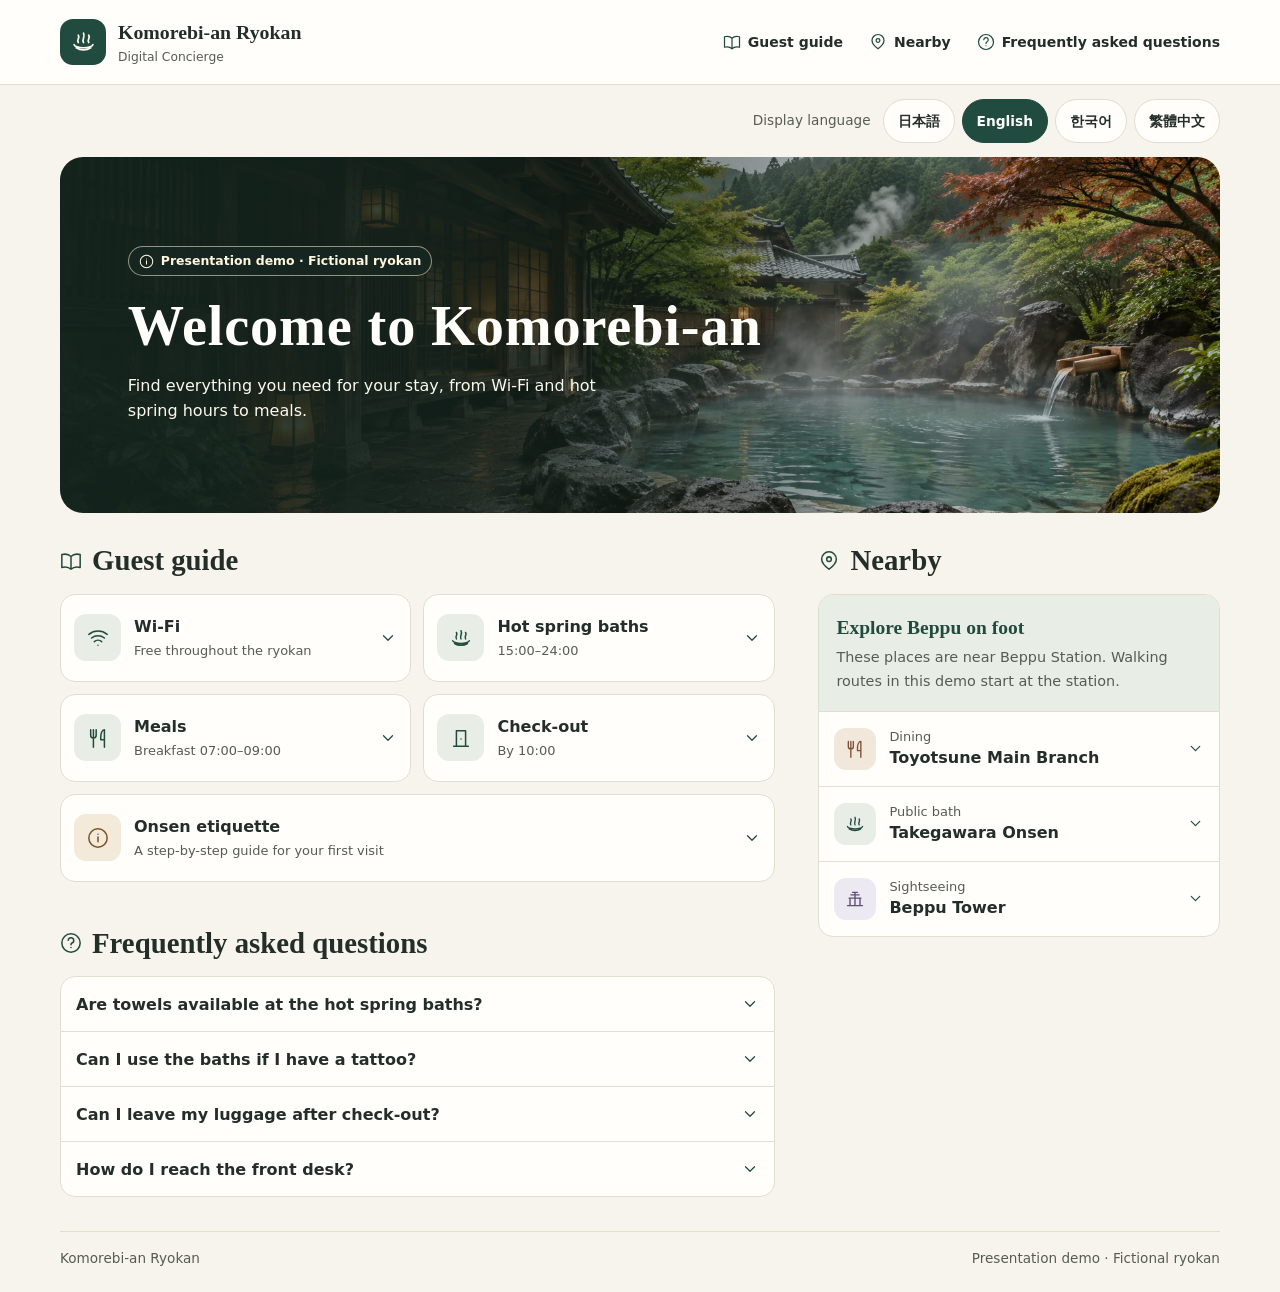
<file: index.html>
<!DOCTYPE html><html lang="en"><head><meta charSet="utf-8"/><meta name="viewport" content="width=device-width, initial-scale=1"/><link rel="stylesheet" href="/_next/static/chunks/2cc2r88wse-5q.css" data-precedence="next"/><link rel="preload" as="script" fetchPriority="low" href="/_next/static/chunks/2rx23uj8a8r31.js"/><script src="/_next/static/chunks/2txuw8zpnqmmf.js" async=""></script><script src="/_next/static/chunks/0hrkk9gi3xtdt.js" async=""></script><script src="/_next/static/chunks/turbopack-2u1d16houkiyo.js" async=""></script><script src="/_next/static/chunks/3rpe0h5h1bdvn.js" async=""></script><script src="/_next/static/chunks/02z36hmsv0c0x.js" async=""></script><title>Komorebi-an Ryokan | Digital Concierge</title><meta name="description" content="A multilingual guest guide demo for a fictional ryokan in Beppu."/><meta name="robots" content="noindex, nofollow"/><script src="/_next/static/chunks/0cz1d0mv5g_q7.js" noModule=""></script></head><body><div hidden=""><!--$--><!--/$--></div><header class="site-header"><div class="container header-content"><a href="#top" class="brand"><span class="brand-mark"><svg width="25" height="25" viewBox="0 0 24 24" fill="none" stroke="currentColor" stroke-width="1.65" stroke-linecap="round" stroke-linejoin="round" aria-hidden="true"><path d="M5 18c2.3 1.5 4.3 2 7 2s4.7-.5 7-2M3 15c0 1.3 4 3 9 3s9-1.7 9-3M7 13c-2-3 2-4 0-7m5 7c-2-3 2-5 0-9m5 9c-2-3 2-4 0-7"></path></svg></span><span><strong>Komorebi-an Ryokan</strong><small>Digital Concierge</small></span></a><nav class="desktop-nav" aria-label="On this page"><a href="#stay"><svg width="18" height="18" viewBox="0 0 24 24" fill="none" stroke="currentColor" stroke-width="1.65" stroke-linecap="round" stroke-linejoin="round" aria-hidden="true"><path d="M12 7c-3-3-6-3-10-2v14c4-1 7-1 10 2 3-3 6-3 10-2V5c-4-1-7-1-10 2Zm0 0v14"></path></svg>Guest guide</a><a href="#nearby"><svg width="18" height="18" viewBox="0 0 24 24" fill="none" stroke="currentColor" stroke-width="1.65" stroke-linecap="round" stroke-linejoin="round" aria-hidden="true"><path d="M20 10c0 5-8 11-8 11s-8-6-8-11a8 8 0 0 1 16 0Zm-5.5 0a2.5 2.5 0 1 1-5 0 2.5 2.5 0 0 1 5 0Z"></path></svg>Nearby</a><a href="#faq"><svg width="18" height="18" viewBox="0 0 24 24" fill="none" stroke="currentColor" stroke-width="1.65" stroke-linecap="round" stroke-linejoin="round" aria-hidden="true"><path d="M9 9a3 3 0 1 1 4 3c-1 .5-1 1-1 2m0 3h.01M22 12a10 10 0 1 1-20 0 10 10 0 0 1 20 0Z"></path></svg>Frequently asked questions</a></nav></div></header><main class="container" id="top"><div class="language-bar" role="group" aria-label="Display language"><span class="language-label">Display language</span><button type="button" lang="ja" aria-pressed="false">日本語</button><button type="button" lang="en" aria-pressed="true">English</button><button type="button" lang="ko" aria-pressed="false">한국어</button><button type="button" lang="zh-Hant" aria-pressed="false">繁體中文</button></div><section class="hero" aria-labelledby="welcome"><div class="hero-content"><p class="demo"><svg width="15" height="15" viewBox="0 0 24 24" fill="none" stroke="currentColor" stroke-width="1.65" stroke-linecap="round" stroke-linejoin="round" aria-hidden="true"><path d="M12 11v5m0-8h.01M22 12a10 10 0 1 1-20 0 10 10 0 0 1 20 0Z"></path></svg>Presentation demo · Fictional ryokan</p><h1 id="welcome">Welcome to Komorebi-an</h1><p class="intro">Find everything you need for your stay, from Wi-Fi and hot spring hours to meals.</p></div></section><div class="content-grid"><section id="stay" aria-labelledby="stay-title"><h2 class="section-title" id="stay-title"><svg width="22" height="22" viewBox="0 0 24 24" fill="none" stroke="currentColor" stroke-width="1.65" stroke-linecap="round" stroke-linejoin="round" aria-hidden="true"><path d="M12 7c-3-3-6-3-10-2v14c4-1 7-1 10 2 3-3 6-3 10-2V5c-4-1-7-1-10 2Zm0 0v14"></path></svg>Guest guide</h2><div class="guide-grid"><details class="guide-card" id="wifi"><summary><span class="tile-icon"><svg width="22" height="22" viewBox="0 0 24 24" fill="none" stroke="currentColor" stroke-width="1.65" stroke-linecap="round" stroke-linejoin="round" aria-hidden="true"><path d="M2 8a16 16 0 0 1 20 0M5 12a11 11 0 0 1 14 0m-11 4a6 6 0 0 1 8 0m-4 4h.01"></path></svg></span><span class="card-label"><strong>Wi-Fi</strong><span>Free throughout the ryokan</span></span><span class="chevron"><svg width="18" height="18" viewBox="0 0 24 24" fill="none" stroke="currentColor" stroke-width="1.65" stroke-linecap="round" stroke-linejoin="round" aria-hidden="true"><path d="m6 9 6 6 6-6"></path></svg></span></summary><div class="guide-detail"><p>Open Wi-Fi settings on your device, select the network below and enter the password.</p><dl class="credentials"><div><dt>Network name</dt><dd><code>Komorebi-Guest</code></dd></div><div><dt>Password</dt><dd><code>beppu-demo</code><button type="button"><svg width="16" height="16" viewBox="0 0 24 24" fill="none" stroke="currentColor" stroke-width="1.65" stroke-linecap="round" stroke-linejoin="round" aria-hidden="true"><path d="M8 8h12v12H8zM16 4H4v12"></path></svg>Copy</button></dd></div></dl><span class="copy-status" role="status"></span></div></details><details class="guide-card" id="bath"><summary><span class="tile-icon"><svg width="22" height="22" viewBox="0 0 24 24" fill="none" stroke="currentColor" stroke-width="1.65" stroke-linecap="round" stroke-linejoin="round" aria-hidden="true"><path d="M5 18c2.3 1.5 4.3 2 7 2s4.7-.5 7-2M3 15c0 1.3 4 3 9 3s9-1.7 9-3M7 13c-2-3 2-4 0-7m5 7c-2-3 2-5 0-9m5 9c-2-3 2-4 0-7"></path></svg></span><span class="card-label"><strong>Hot spring baths</strong><span>15:00–24:00</span></span><span class="chevron"><svg width="18" height="18" viewBox="0 0 24 24" fill="none" stroke="currentColor" stroke-width="1.65" stroke-linecap="round" stroke-linejoin="round" aria-hidden="true"><path d="m6 9 6 6 6-6"></path></svg></span></summary><div class="guide-detail"><p>Floor 1<!-- --> · <!-- -->Check the signs at the changing room entrance and bring a towel from your room.</p><dl class="hours"><div><dt>Afternoon &amp; evening</dt><dd>15:00–24:00</dd></div><div><dt>Morning</dt><dd>06:00–09:30</dd></div></dl></div></details><details class="guide-card" id="dining"><summary><span class="tile-icon"><svg width="22" height="22" viewBox="0 0 24 24" fill="none" stroke="currentColor" stroke-width="1.65" stroke-linecap="round" stroke-linejoin="round" aria-hidden="true"><path d="M4 3v6a3 3 0 0 0 6 0V3M7 3v19M19 22V3c-2.5 0-4 4-4 8v3h4"></path></svg></span><span class="card-label"><strong>Meals</strong><span>Breakfast 07:00–09:00</span></span><span class="chevron"><svg width="18" height="18" viewBox="0 0 24 24" fill="none" stroke="currentColor" stroke-width="1.65" stroke-linecap="round" stroke-linejoin="round" aria-hidden="true"><path d="m6 9 6 6 6-6"></path></svg></span></summary><div class="guide-detail"><p>Floor 2<!-- --> · <!-- -->Meals are served in the dining room. Please tell the front desk about any allergies or dietary needs in advance.</p><dl class="hours"><div><dt>Breakfast</dt><dd>07:00–09:00</dd></div><div><dt>Dinner</dt><dd>18:00–20:30</dd></div></dl></div></details><details class="guide-card" id="checkout"><summary><span class="tile-icon"><svg width="22" height="22" viewBox="0 0 24 24" fill="none" stroke="currentColor" stroke-width="1.65" stroke-linecap="round" stroke-linejoin="round" aria-hidden="true"><path d="M4 21h16M7 21V4h10v17m-5-8h.01"></path></svg></span><span class="card-label"><strong>Check-out</strong><span>By 10:00</span></span><span class="chevron"><svg width="18" height="18" viewBox="0 0 24 24" fill="none" stroke="currentColor" stroke-width="1.65" stroke-linecap="round" stroke-linejoin="round" aria-hidden="true"><path d="m6 9 6 6 6-6"></path></svg></span></summary><div class="guide-detail"><p>Settle your bill and return your room key at the front desk by the listed time. If you are leaving early, let us know the day before.</p></div></details><details class="guide-card" id="manners"><summary><span class="tile-icon"><svg width="22" height="22" viewBox="0 0 24 24" fill="none" stroke="currentColor" stroke-width="1.65" stroke-linecap="round" stroke-linejoin="round" aria-hidden="true"><path d="M12 11v5m0-8h.01M22 12a10 10 0 1 1-20 0 10 10 0 0 1 20 0Z"></path></svg></span><span class="card-label"><strong>Onsen etiquette</strong><span>A step-by-step guide for your first visit</span></span><span class="chevron"><svg width="18" height="18" viewBox="0 0 24 24" fill="none" stroke="currentColor" stroke-width="1.65" stroke-linecap="round" stroke-linejoin="round" aria-hidden="true"><path d="m6 9 6 6 6-6"></path></svg></span></summary><div class="guide-detail"><ol class="steps"><li><strong>Undress in the changing room</strong><p>Leave your clothes, swimwear and phone in a locker. You can take a small towel into the bathing area.</p></li><li><strong>Wash at a shower station</strong><p>Before getting into the bath, sit on a stool at a shower station. Wash and rinse off all soap and shampoo.</p></li><li><strong>Keep your towel and hair out of the water</strong><p>Set your towel on the edge of the bath and tie up long hair. Step in slowly and soak quietly.</p></li><li><strong>Dry off before returning to the changing room</strong><p>Use your small towel to dry off before leaving the bathing area so the changing room floor stays dry.</p></li></ol></div></details></div></section><section class="nearby" id="nearby" aria-labelledby="nearby-title"><h2 class="section-title" id="nearby-title"><svg width="22" height="22" viewBox="0 0 24 24" fill="none" stroke="currentColor" stroke-width="1.65" stroke-linecap="round" stroke-linejoin="round" aria-hidden="true"><path d="M20 10c0 5-8 11-8 11s-8-6-8-11a8 8 0 0 1 16 0Zm-5.5 0a2.5 2.5 0 1 1-5 0 2.5 2.5 0 0 1 5 0Z"></path></svg>Nearby</h2><div class="nearby-panel"><div class="nearby-intro"><h3>Explore Beppu on foot</h3><p>These places are near Beppu Station. Walking routes in this demo start at the station.</p></div><details class="spot"><summary><span class="tile-icon food"><svg width="20" height="20" viewBox="0 0 24 24" fill="none" stroke="currentColor" stroke-width="1.65" stroke-linecap="round" stroke-linejoin="round" aria-hidden="true"><path d="M4 3v6a3 3 0 0 0 6 0V3M7 3v19M19 22V3c-2.5 0-4 4-4 8v3h4"></path></svg></span><span class="spot-label"><span>Dining</span><strong>Toyotsune Main Branch</strong></span><span class="chevron"><svg width="17" height="17" viewBox="0 0 24 24" fill="none" stroke="currentColor" stroke-width="1.65" stroke-linecap="round" stroke-linejoin="round" aria-hidden="true"><path d="m6 9 6 6 6-6"></path></svg></span></summary><div class="spot-detail"><p>Try the signature shrimp tempura rice bowl or a dish made with local fish.</p><p class="address" lang="ja"><svg width="16" height="16" viewBox="0 0 24 24" fill="none" stroke="currentColor" stroke-width="1.65" stroke-linecap="round" stroke-linejoin="round" aria-hidden="true"><path d="M20 10c0 5-8 11-8 11s-8-6-8-11a8 8 0 0 1 16 0Zm-5.5 0a2.5 2.5 0 1 1-5 0 2.5 2.5 0 0 1 5 0Z"></path></svg>北浜 2-12-24</p><a class="route" href="https://www.google.com/maps/dir/?api=1&amp;origin=%E5%88%A5%E5%BA%9C%E9%A7%85%2C+%E5%A4%A7%E5%88%86%E7%9C%8C%E5%88%A5%E5%BA%9C%E5%B8%82&amp;destination=%E3%81%A8%E3%82%88%E5%B8%B8+%E6%9C%AC%E5%BA%97+%E5%A4%A7%E5%88%86%E7%9C%8C%E5%88%A5%E5%BA%9C%E5%B8%82%E5%8C%97%E6%B5%9C2%E4%B8%81%E7%9B%AE12-24&amp;travelmode=walking" target="_blank" rel="noopener">Open walking directions in Google Maps<svg width="18" height="18" viewBox="0 0 24 24" fill="none" stroke="currentColor" stroke-width="1.65" stroke-linecap="round" stroke-linejoin="round" aria-hidden="true"><path d="M13 5h6v6m0-6-8 8m7 0v6H5V6h6"></path></svg><span class="sr-only"> (<!-- -->opens in a new tab<!-- -->)</span></a></div></details><details class="spot"><summary><span class="tile-icon bath"><svg width="20" height="20" viewBox="0 0 24 24" fill="none" stroke="currentColor" stroke-width="1.65" stroke-linecap="round" stroke-linejoin="round" aria-hidden="true"><path d="M5 18c2.3 1.5 4.3 2 7 2s4.7-.5 7-2M3 15c0 1.3 4 3 9 3s9-1.7 9-3M7 13c-2-3 2-4 0-7m5 7c-2-3 2-5 0-9m5 9c-2-3 2-4 0-7"></path></svg></span><span class="spot-label"><span>Public bath</span><strong>Takegawara Onsen</strong></span><span class="chevron"><svg width="17" height="17" viewBox="0 0 24 24" fill="none" stroke="currentColor" stroke-width="1.65" stroke-linecap="round" stroke-linejoin="round" aria-hidden="true"><path d="m6 9 6 6 6-6"></path></svg></span></summary><div class="spot-detail"><p>A public bath in a historic wooden building. You can soak in the hot spring or try a bath in warmed sand.</p><p class="address" lang="ja"><svg width="16" height="16" viewBox="0 0 24 24" fill="none" stroke="currentColor" stroke-width="1.65" stroke-linecap="round" stroke-linejoin="round" aria-hidden="true"><path d="M20 10c0 5-8 11-8 11s-8-6-8-11a8 8 0 0 1 16 0Zm-5.5 0a2.5 2.5 0 1 1-5 0 2.5 2.5 0 0 1 5 0Z"></path></svg>元町 16-23</p><a class="route" href="https://www.google.com/maps/dir/?api=1&amp;origin=%E5%88%A5%E5%BA%9C%E9%A7%85%2C+%E5%A4%A7%E5%88%86%E7%9C%8C%E5%88%A5%E5%BA%9C%E5%B8%82&amp;destination=%E7%AB%B9%E7%93%A6%E6%B8%A9%E6%B3%89+%E5%A4%A7%E5%88%86%E7%9C%8C%E5%88%A5%E5%BA%9C%E5%B8%82%E5%85%83%E7%94%BA16-23&amp;travelmode=walking" target="_blank" rel="noopener">Open walking directions in Google Maps<svg width="18" height="18" viewBox="0 0 24 24" fill="none" stroke="currentColor" stroke-width="1.65" stroke-linecap="round" stroke-linejoin="round" aria-hidden="true"><path d="M13 5h6v6m0-6-8 8m7 0v6H5V6h6"></path></svg><span class="sr-only"> (<!-- -->opens in a new tab<!-- -->)</span></a></div></details><details class="spot"><summary><span class="tile-icon sight"><svg width="20" height="20" viewBox="0 0 24 24" fill="none" stroke="currentColor" stroke-width="1.65" stroke-linecap="round" stroke-linejoin="round" aria-hidden="true"><path d="M3 20h18M6 20v-9m12 9v-9m-6 9V4m-7 7h14M7 7h10M9 4h6"></path></svg></span><span class="spot-label"><span>Sightseeing</span><strong>Beppu Tower</strong></span><span class="chevron"><svg width="17" height="17" viewBox="0 0 24 24" fill="none" stroke="currentColor" stroke-width="1.65" stroke-linecap="round" stroke-linejoin="round" aria-hidden="true"><path d="m6 9 6 6 6-6"></path></svg></span></summary><div class="spot-detail"><p>Take in views of Beppu Bay and the city from the landmark tower’s observation deck.</p><p class="address" lang="ja"><svg width="16" height="16" viewBox="0 0 24 24" fill="none" stroke="currentColor" stroke-width="1.65" stroke-linecap="round" stroke-linejoin="round" aria-hidden="true"><path d="M20 10c0 5-8 11-8 11s-8-6-8-11a8 8 0 0 1 16 0Zm-5.5 0a2.5 2.5 0 1 1-5 0 2.5 2.5 0 0 1 5 0Z"></path></svg>北浜 3-10-2</p><a class="route" href="https://www.google.com/maps/dir/?api=1&amp;origin=%E5%88%A5%E5%BA%9C%E9%A7%85%2C+%E5%A4%A7%E5%88%86%E7%9C%8C%E5%88%A5%E5%BA%9C%E5%B8%82&amp;destination=%E5%88%A5%E5%BA%9C%E3%82%BF%E3%83%AF%E3%83%BC+%E5%A4%A7%E5%88%86%E7%9C%8C%E5%88%A5%E5%BA%9C%E5%B8%82%E5%8C%97%E6%B5%9C3%E4%B8%81%E7%9B%AE10-2&amp;travelmode=walking" target="_blank" rel="noopener">Open walking directions in Google Maps<svg width="18" height="18" viewBox="0 0 24 24" fill="none" stroke="currentColor" stroke-width="1.65" stroke-linecap="round" stroke-linejoin="round" aria-hidden="true"><path d="M13 5h6v6m0-6-8 8m7 0v6H5V6h6"></path></svg><span class="sr-only"> (<!-- -->opens in a new tab<!-- -->)</span></a></div></details></div></section><section id="faq" aria-labelledby="faq-title"><h2 class="section-title" id="faq-title"><svg width="22" height="22" viewBox="0 0 24 24" fill="none" stroke="currentColor" stroke-width="1.65" stroke-linecap="round" stroke-linejoin="round" aria-hidden="true"><path d="M9 9a3 3 0 1 1 4 3c-1 .5-1 1-1 2m0 3h.01M22 12a10 10 0 1 1-20 0 10 10 0 0 1 20 0Z"></path></svg>Frequently asked questions</h2><div class="faq-list"><details><summary><strong>Are towels available at the hot spring baths?</strong><span class="chevron"><svg width="18" height="18" viewBox="0 0 24 24" fill="none" stroke="currentColor" stroke-width="1.65" stroke-linecap="round" stroke-linejoin="round" aria-hidden="true"><path d="m6 9 6 6 6-6"></path></svg></span></summary><p>Bring a towel from your room. You can collect extra towels at the front desk.</p></details><details><summary><strong>Can I use the baths if I have a tattoo?</strong><span class="chevron"><svg width="18" height="18" viewBox="0 0 24 24" fill="none" stroke="currentColor" stroke-width="1.65" stroke-linecap="round" stroke-linejoin="round" aria-hidden="true"><path d="m6 9 6 6 6-6"></path></svg></span></summary><p>Please ask the front desk before using our baths if you have a tattoo.</p></details><details><summary><strong>Can I leave my luggage after check-out?</strong><span class="chevron"><svg width="18" height="18" viewBox="0 0 24 24" fill="none" stroke="currentColor" stroke-width="1.65" stroke-linecap="round" stroke-linejoin="round" aria-hidden="true"><path d="m6 9 6 6 6-6"></path></svg></span></summary><p>The front desk can hold your bags for collection later the same day.</p></details><details><summary><strong>How do I reach the front desk?</strong><span class="chevron"><svg width="18" height="18" viewBox="0 0 24 24" fill="none" stroke="currentColor" stroke-width="1.65" stroke-linecap="round" stroke-linejoin="round" aria-hidden="true"><path d="m6 9 6 6 6-6"></path></svg></span></summary><p>Dial 9 from your room phone.</p></details></div></section></div></main><footer class="container footer"><span>Komorebi-an Ryokan</span><span>Presentation demo · Fictional ryokan</span></footer><nav class="mobile-nav" aria-label="On this page"><a href="#stay"><svg width="18" height="18" viewBox="0 0 24 24" fill="none" stroke="currentColor" stroke-width="1.65" stroke-linecap="round" stroke-linejoin="round" aria-hidden="true"><path d="M12 7c-3-3-6-3-10-2v14c4-1 7-1 10 2 3-3 6-3 10-2V5c-4-1-7-1-10 2Zm0 0v14"></path></svg>Guest guide</a><a href="#nearby"><svg width="18" height="18" viewBox="0 0 24 24" fill="none" stroke="currentColor" stroke-width="1.65" stroke-linecap="round" stroke-linejoin="round" aria-hidden="true"><path d="M20 10c0 5-8 11-8 11s-8-6-8-11a8 8 0 0 1 16 0Zm-5.5 0a2.5 2.5 0 1 1-5 0 2.5 2.5 0 0 1 5 0Z"></path></svg>Nearby</a><a href="#faq"><svg width="18" height="18" viewBox="0 0 24 24" fill="none" stroke="currentColor" stroke-width="1.65" stroke-linecap="round" stroke-linejoin="round" aria-hidden="true"><path d="M9 9a3 3 0 1 1 4 3c-1 .5-1 1-1 2m0 3h.01M22 12a10 10 0 1 1-20 0 10 10 0 0 1 20 0Z"></path></svg>Frequently asked questions</a></nav><!--$--><!--/$--><script id="_R_">(globalThis["TURBOPACK"] || (globalThis["TURBOPACK"] = [])).push({"otherChunks":["static/chunks/2rx23uj8a8r31.js","static/chunks/2txuw8zpnqmmf.js","static/chunks/0hrkk9gi3xtdt.js"],"runtimeModuleIds":[31044]});</script><script src="/_next/static/chunks/2rx23uj8a8r31.js" async=""></script><script>(self.__next_f=self.__next_f||[]).push([0])</script><script>self.__next_f.push([1,"1:\"$Sreact.fragment\"\n2:\"/_next/static/chunks/3rpe0h5h1bdvn.js\"\n3:I[61147,[\"$2\"],\"default\"]\n4:I[53679,[\"$2\"],\"default\"]\n6:\"/_next/static/chunks/02z36hmsv0c0x.js\"\n7:I[99665,[\"$2\",\"$6\"],\"default\"]\n8:I[16080,[\"$2\"],\"OutletBoundary\"]\n9:\"$Sreact.suspense\"\nb:\"ViewportBoundary\"\nc:I[16080,[\"$2\"],\"$b\"]\ne:\"MetadataBoundary\"\nf:I[16080,[\"$2\"],\"$e\"]\n11:I[55816,[\"$2\"],\"default\",1]\n:HL[\"/_next/static/chunks/2cc2r88wse-5q.css\",\"style\"]\n5:[[\"children\",{\"s\":\"__PAGE__\",\"h\":512,\"d\":{\"r\":[\"$\",\"$1\",\"c\",{\"children\":[[\"$\",\"$L7\",null,{}],[[\"$\",\"script\",\"script-0\",{\"src\":\"/_next/static/chunks/02z36hmsv0c0x.js\",\"async\":true,\"nonce\":\"$undefined\"}]],[\"$\",\"$L8\",null,{\"children\":[\"$\",\"$9\",null,{\"name\":\"Next.MetadataOutlet\",\"children\":\"$@a\"}]}]]}],\"p\":false,\"v\":null}}]]\n0:{\"P\":null,\"c\":[\"\",\"\"],\"q\":\"\",\"i\":false,\"t\":{\"t\":{\"s\":\"\",\"h\":528,\"d\":{\"r\":[\"$\",\"$1\",\"c\",{\"children\":[[[\"$\",\"link\",\"0\",{\"rel\":\"stylesheet\",\"href\":\"/_next/static/chunks/2cc2r88wse-5q.css\",\"precedence\":\"next\",\"crossOrigin\":\"$undefined\",\"nonce\":\"$undefined\"}],[\"$\",\"script\",\"script-0\",{\"src\":\"/_next/static/chunks/3rpe0h5h1bdvn.js\",\"async\":true,\"nonce\":\"$undefined\"}]],[\"$\",\"html\",null,{\"lang\":\"en\",\"children\":[\"$\",\"body\",null,{\"children\":[\"$\",\"$L3\",null,{\"parallelRouterKey\":\"children\",\"error\":\"$undefined\",\"errorStyles\":\"$undefined\",\"errorScripts\":\"$undefined\",\"template\":[\"$\",\"$L4\",null,{}],\"templateStyles\":\"$undefined\",\"templateScripts\":\"$undefined\",\"notFound\":[[[\"$\",\"title\",null,{\"children\":\"404: This page could not be found.\"}],[\"$\",\"div\",null,{\"style\":{\"fontFamily\":\"system-ui,\\\"Segoe UI\\\",Roboto,Helvetica,Arial,sans-serif,\\\"Apple Color Emoji\\\",\\\"Segoe UI Emoji\\\"\",\"height\":\"100vh\",\"textAlign\":\"center\",\"display\":\"flex\",\"flexDirection\":\"column\",\"alignItems\":\"center\",\"justifyContent\":\"center\"},\"children\":[\"$\",\"div\",null,{\"children\":[[\"$\",\"style\",null,{\"dangerouslySetInnerHTML\":{\"__html\":\"body{color:#000;background:#fff;margin:0}.next-error-h1{border-right:1px solid rgba(0,0,0,.3)}@media (prefers-color-scheme:dark){body{color:#fff;background:#000}.next-error-h1{border-right:1px solid rgba(255,255,255,.3)}}\"}}],[\"$\",\"h1\",null,{\"className\":\"next-error-h1\",\"style\":{\"display\":\"inline-block\",\"margin\":\"0 20px 0 0\",\"padding\":\"0 23px 0 0\",\"fontSize\":24,\"fontWeight\":500,\"verticalAlign\":\"top\",\"lineHeight\":\"49px\"},\"children\":404}],[\"$\",\"div\",null,{\"style\":{\"display\":\"inline-block\"},\"children\":[\"$\",\"h2\",null,{\"style\":{\"fontSize\":14,\"fontWeight\":400,\"lineHeight\":\"49px\",\"margin\":0},\"children\":\"This page could not be found.\"}]}]]}]}]],[]],\"forbidden\":\"$undefined\",\"unauthorized\":\"$undefined\"}]}]}]]}],\"p\":false,\"v\":null},\"c\":\"$Q5\"},\"h\":{\"r\":[\"$\",\"$1\",\"h\",{\"children\":[null,[\"$\",\"$Lc\",null,{\"children\":\"$Ld\"}],[\"$\",\"$Lf\",null,{\"children\":[[\"$\",\"div\",null,{\"hidden\":true,\"children\":[\"$\",\"$9\",null,{\"name\":\"Next.Metadata\",\"children\":\"$L10\"}]}],null]}],null]}],\"p\":false,\"v\":null}},\"m\":\"$undefined\",\"G\":[\"$11\",[[\"$\",\"link\",\"0\",{\"rel\":\"stylesheet\",\"href\":\"/_next/static/chunks/2cc2r88wse-5q.css\",\"precedence\":\"next\",\"crossOrigin\":\"$undefined\",\"nonce\":\"$undefined\"}]]],\"S\":true,\"r\":\"$undefined\",\"s\":\"$undefined\",\"a\":\"$undefined\",\"l\":\"$undefined\",\"p\":\"$undefined\",\"d\":\"$undefined\",\"b\":\"HhzVbHh4nbFntrF022LHQ\"}\nd:[[\"$\",\"meta\",\"0\",{\"charSet\":\"utf-8\"}],[\"$\",\"meta\",\"1\",{\"name\":\"viewport\",\"content\":\"width=device-width, initial-scale=1\"}]]\na:null\n10:[[\"$\",\"title\",\"0\",{\"children\":\"Komorebi-an Ryokan | Digital Concierge\"}],[\"$\",\"meta\",\"1\",{\"name\":\"description\",\"content\":\"A multilingual guest guide demo for a fictional ryokan in Beppu.\"}],[\"$\",\"meta\",\"2\",{\"name\":\"robots\",\"content\":\"noindex, nofollow\"}]]\n"])</script></body></html>
</file>
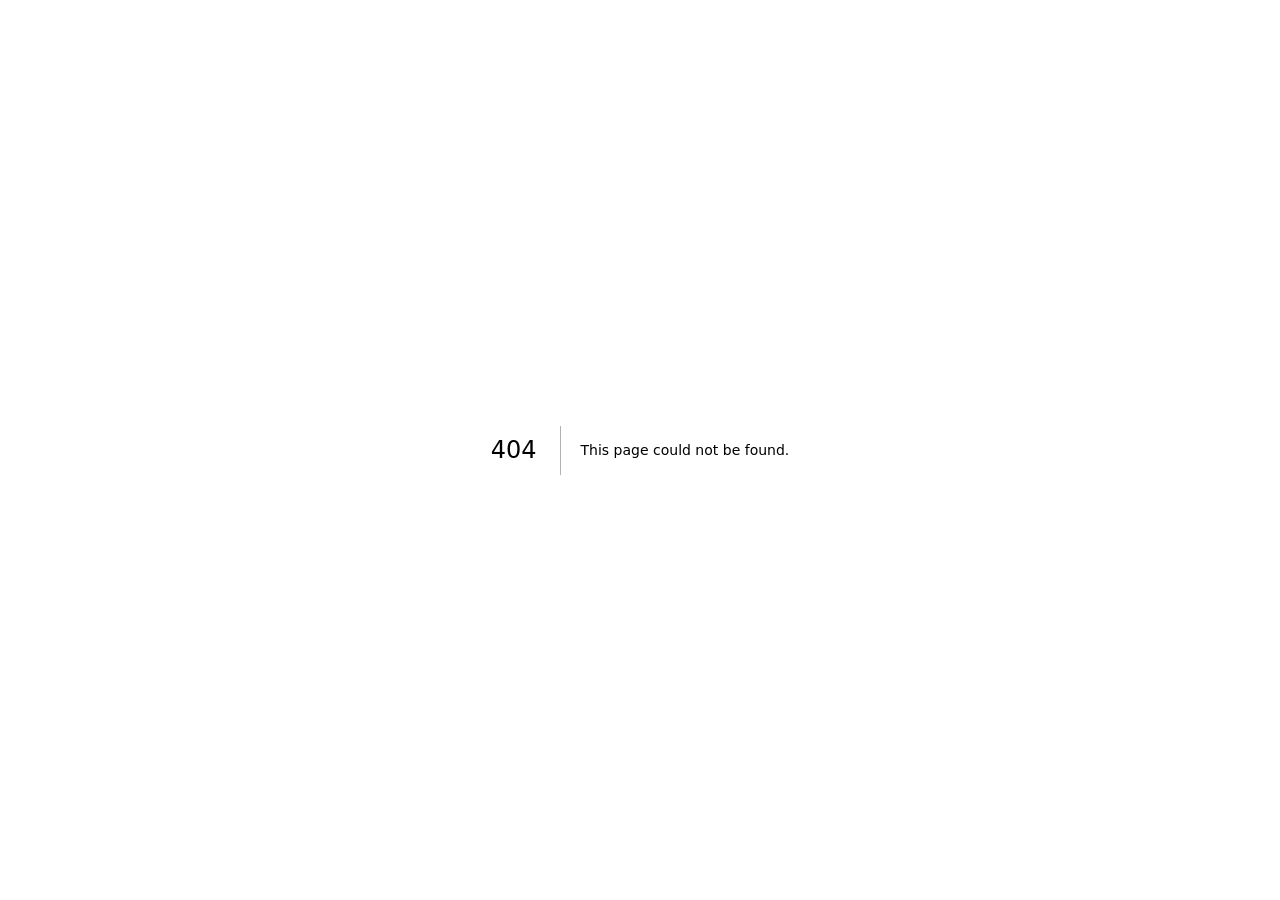
<file: 404/index.html>
<!DOCTYPE html><html lang="en"><head><meta charSet="utf-8"/><meta name="viewport" content="width=device-width, initial-scale=1"/><link rel="stylesheet" href="/_next/static/chunks/2cc2r88wse-5q.css" data-precedence="next"/><link rel="preload" as="script" fetchPriority="low" href="/_next/static/chunks/2rx23uj8a8r31.js"/><script src="/_next/static/chunks/2txuw8zpnqmmf.js" async=""></script><script src="/_next/static/chunks/0hrkk9gi3xtdt.js" async=""></script><script src="/_next/static/chunks/turbopack-2u1d16houkiyo.js" async=""></script><script src="/_next/static/chunks/3rpe0h5h1bdvn.js" async=""></script><meta name="robots" content="noindex"/><title>Komorebi-an Ryokan | Digital Concierge</title><meta name="description" content="A multilingual guest guide demo for a fictional ryokan in Beppu."/><meta name="robots" content="noindex, nofollow"/><title>404: This page could not be found.</title><script src="/_next/static/chunks/0cz1d0mv5g_q7.js" noModule=""></script></head><body><div hidden=""><!--$--><!--/$--></div><div style="font-family:system-ui,&quot;Segoe UI&quot;,Roboto,Helvetica,Arial,sans-serif,&quot;Apple Color Emoji&quot;,&quot;Segoe UI Emoji&quot;;height:100vh;text-align:center;display:flex;flex-direction:column;align-items:center;justify-content:center"><div><style>body{color:#000;background:#fff;margin:0}.next-error-h1{border-right:1px solid rgba(0,0,0,.3)}@media (prefers-color-scheme:dark){body{color:#fff;background:#000}.next-error-h1{border-right:1px solid rgba(255,255,255,.3)}}</style><h1 class="next-error-h1" style="display:inline-block;margin:0 20px 0 0;padding:0 23px 0 0;font-size:24px;font-weight:500;vertical-align:top;line-height:49px">404</h1><div style="display:inline-block"><h2 style="font-size:14px;font-weight:400;line-height:49px;margin:0">This page could not be found.</h2></div></div></div><!--$--><!--/$--><script id="_R_">(globalThis["TURBOPACK"] || (globalThis["TURBOPACK"] = [])).push({"otherChunks":["static/chunks/2rx23uj8a8r31.js","static/chunks/2txuw8zpnqmmf.js","static/chunks/0hrkk9gi3xtdt.js"],"runtimeModuleIds":[31044]});</script><script src="/_next/static/chunks/2rx23uj8a8r31.js" async=""></script><script>(self.__next_f=self.__next_f||[]).push([0])</script><script>self.__next_f.push([1,"1:\"$Sreact.fragment\"\n2:\"/_next/static/chunks/3rpe0h5h1bdvn.js\"\n3:I[61147,[\"$2\"],\"default\"]\n4:I[53679,[\"$2\"],\"default\"]\n8:I[16080,[\"$2\"],\"OutletBoundary\"]\n9:\"$Sreact.suspense\"\nb:\"ViewportBoundary\"\nc:I[16080,[\"$2\"],\"$b\"]\ne:\"MetadataBoundary\"\nf:I[16080,[\"$2\"],\"$e\"]\n11:I[55816,[\"$2\"],\"default\",1]\n:HL[\"/_next/static/chunks/2cc2r88wse-5q.css\",\"style\"]\n6:X\n7:[[\"children\",{\"s\":\"__PAGE__\",\"h\":512,\"d\":{\"r\":[\"$\",\"$1\",\"c\",{\"children\":[[[\"$\",\"title\",null,{\"children\":\"404: This page could not be found.\"}],[\"$\",\"div\",null,{\"style\":\"$0:t:t:d:r:props:children:1:props:children:props:children:props:notFound:0:1:props:style\",\"children\":[\"$\",\"div\",null,{\"children\":[[\"$\",\"style\",null,{\"dangerouslySetInnerHTML\":{\"__html\":\"body{color:#000;background:#fff;margin:0}.next-error-h1{border-right:1px solid rgba(0,0,0,.3)}@media (prefers-color-scheme:dark){body{color:#fff;background:#000}.next-error-h1{border-right:1px solid rgba(255,255,255,.3)}}\"}}],[\"$\",\"h1\",null,{\"className\":\"next-error-h1\",\"style\":\"$0:t:t:d:r:props:children:1:props:children:props:children:props:notFound:0:1:props:children:props:children:1:props:style\",\"children\":404}],[\"$\",\"div\",null,{\"style\":\"$0:t:t:d:r:props:children:1:props:children:props:children:props:notFound:0:1:props:children:props:children:2:props:style\",\"children\":[\"$\",\"h2\",null,{\"style\":\"$0:t:t:d:r:props:children:1:props:children:props:children:props:notFound:0:1:props:children:props:children:2:props:children:props:style\",\"children\":\"This page could not be found.\"}]}]]}]}]],null,[\"$\",\"$L8\",null,{\"children\":[\"$\",\"$9\",null,{\"name\":\"Next.MetadataOutlet\",\"children\":\"$@a\"}]}]]}],\"p\":false,\"v\":null}}]]\n5:[[\"children\",{\"s\":\"/_not-found\",\"h\":512,\"d\":{\"r\":[\"$\",\"$1\",\"c\",{\"children\":[null,[\"$\",\"$L3\",null,{\"parallelRouterKey\":\"children\",\"error\":\"$undefined\",\"errorStyles\":\"$undefined\",\"errorScripts\":\"$undefined\",\"template\":[\"$\",\"$L4\",null,{}],\"templateStyles\":\"$undefined\",\"templateScripts\":\"$undefined\",\"notFound\":\"$undefined\",\"forbidden\":\"$undefined\",\"unauthorized\":\"$undefined\"}]]}],\"p\":false,\"v\":\"$6\"},\"c\":\"$Q7\"}]]\n0:{\"P\":null,\"c\":[\"\",\"_not-found\",\"\"],\"q\":\"\",\"i\":false,\"t\":{\"t\":{\"s\":\"\",\"h\":528,\"d\":{\"r\":[\"$\",\"$1\",\"c\",{\"children\":[[[\"$\",\"link\",\"0\",{\"rel\":\"stylesheet\",\"href\":\"/_next/static/chunks/2cc2r88wse-5q.css\",\"precedence\":\"next\",\"crossOrigin\":\"$undefined\",\"nonce\":\"$undefined\"}],[\"$\",\"script\",\"script-0\",{\"src\":\"/_next/static/chunks/3rpe0h5h1bdvn.js\",\"async\":true,\"nonce\":\"$undefined\"}]],[\"$\",\"html\",null,{\"lang\":\"en\",\"children\":[\"$\",\"body\",null,{\"children\":[\"$\",\"$L3\",null,{\"parallelRouterKey\":\"children\",\"error\":\"$undefined\",\"errorStyles\":\"$undefined\",\"errorScripts\":\"$undefined\",\"template\":[\"$\",\"$L4\",null,{}],\"templateStyles\":\"$undefined\",\"templateScripts\":\"$undefined\",\"notFound\":[[[\"$\",\"title\",null,{\"children\":\"404: This page could not be found.\"}],[\"$\",\"div\",null,{\"style\":{\"fontFamily\":\"system-ui,\\\"Segoe UI\\\",Roboto,Helvetica,Arial,sans-serif,\\\"Apple Color Emoji\\\",\\\"Segoe UI Emoji\\\"\",\"height\":\"100vh\",\"textAlign\":\"center\",\"display\":\"flex\",\"flexDirection\":\"column\",\"alignItems\":\"center\",\"justifyContent\":\"center\"},\"children\":[\"$\",\"div\",null,{\"children\":[[\"$\",\"style\",null,{\"dangerouslySetInnerHTML\":{\"__html\":\"body{color:#000;background:#fff;margin:0}.next-error-h1{border-right:1px solid rgba(0,0,0,.3)}@media (prefers-color-scheme:dark){body{color:#fff;background:#000}.next-error-h1{border-right:1px solid rgba(255,255,255,.3)}}\"}}],[\"$\",\"h1\",null,{\"className\":\"next-error-h1\",\"style\":{\"display\":\"inline-block\",\"margin\":\"0 20px 0 0\",\"padding\":\"0 23px 0 0\",\"fontSize\":24,\"fontWeight\":500,\"verticalAlign\":\"top\",\"lineHeight\":\"49px\"},\"children\":404}],[\"$\",\"div\",null,{\"style\":{\"display\":\"inline-block\"},\"children\":[\"$\",\"h2\",null,{\"style\":{\"fontSize\":14,\"fontWeight\":400,\"lineHeight\":\"49px\",\"margin\":0},\"children\":\"This page could not be found.\"}]}]]}]}]],[]],\"forbidden\":\"$undefined\",\"unauthorized\":\"$undefined\"}]}]}]]}],\"p\":false,\"v\":null},\"c\":\"$Q5\"},\"h\":{\"r\":[\"$\",\"$1\",\"h\",{\"children\":[[\"$\",\"meta\",null,{\"name\":\"robots\",\"content\":\"noindex\"}],[\"$\",\"$Lc\",null,{\"children\":\"$Ld\"}],[\"$\",\"$Lf\",null,{\"children\":[[\"$\",\"div\",null,{\"hidden\":true,\"children\":[\"$\",\"$9\",null,{\"name\":\"Next.Metadata\",\"children\":\"$L10\"}]}],null]}],null]}],\"p\":false,\"v\":null}},\"m\":\"$undefined\",\"G\":[\"$11\",[[\"$\",\"link\",\"0\",{\"rel\":\"stylesheet\",\"href\":\"/_next/static/chunks/2cc2r88wse-5q.css\",\"precedence\":\"next\",\"crossOrigin\":\"$undefined\",\"nonce\":\"$undefined\"}]]],\"S\":true,\"r\":\"$undefined\",\"s\":\"$undefined\",\"a\":\"$undefined\",\"l\":\"$undefined\",\"p\":\"$undefined\",\"d\":\"$undefined\",\"b\":\"HhzVbHh4nbFntrF022LHQ\"}\n6:C\nd:[[\"$\",\"meta\",\"0\",{\"charSet\":\"utf-8\"}],[\"$\",\"meta\",\"1\",{\"name\":\"viewport\",\"content\":\"width=device-width, initial-scale=1\"}]]\na:null\n10:[[\"$\",\"title\",\"0\",{\"children\":\"Komorebi-an Ryokan | Digital Concierge\"}],[\"$\",\"meta\",\"1\",{\"name\":\"description\",\"content\":\"A multilingual guest guide demo for a fictional ryokan in Beppu.\"}],[\"$\",\"meta\",\"2\",{\"name\":\"robots\",\"content\":\"noindex, nofollow\"}]]\n"])</script></body></html>
</file>
<file: _next/static/chunks/2cc2r88wse-5q.css>
*{box-sizing:border-box}:root{--lightningcss-light:initial;--lightningcss-dark: ;color-scheme:light;--paper:#f7f4ed;--white:#fffefa;--ink:#242e29;--muted:#565c54;--pine:#214b3e;--sage:#e8eee5;--line:#deded1;--heading:Georgia, "Yu Mincho", "YuMincho", "Noto Serif CJK JP", serif}html{scroll-behavior:smooth}body{background:var(--paper);color:var(--ink);margin:0;font-family:system-ui,Yu Gothic UI,Malgun Gothic,Microsoft JhengHei,sans-serif;font-size:16px;line-height:1.6}html[lang=ko]{--heading:Georgia, "Batang", "Noto Serif CJK KR", serif}html[lang=zh-Hant]{--heading:Georgia, "PMingLiU", "Noto Serif CJK TC", serif}h1,h2,h3,p,dl,dd{margin:0}a{color:inherit;text-decoration:none}button{font:inherit;color:inherit;cursor:pointer}summary{cursor:pointer;list-style:none}summary::-webkit-details-marker{display:none}:focus-visible{outline-offset:3px;outline:3px solid #a24d29}svg{flex:none}section[id],main[id]{scroll-margin-top:1rem}.container{width:min(100% - 64px,1160px);margin-inline:auto}.site-header{background:var(--white);border-bottom:1px solid var(--line)}.header-content,.brand,.desktop-nav,.desktop-nav a{align-items:center;display:flex}.header-content{justify-content:space-between;gap:24px;min-height:84px}.brand{gap:12px;line-height:1.35}.brand-mark{background:var(--pine);color:#fffcf1;border-radius:13px;flex:none;place-items:center;width:46px;height:46px;display:grid}.brand strong{font-family:var(--heading);font-size:1.24rem;display:block}.brand small{color:var(--muted);margin-top:3px;font-size:.77rem;display:block}.desktop-nav{gap:26px}.desktop-nav a{gap:7px;min-height:44px;font-size:.875rem;font-weight:650}.desktop-nav a:hover{color:var(--pine);text-decoration:underline}.desktop-nav svg{color:var(--pine)}.language-bar{justify-content:flex-end;align-items:center;gap:7px;padding-block:14px;display:flex}.language-label{color:var(--muted);margin-right:5px;font-size:.85rem}.language-bar button{border:1px solid var(--line);background:var(--white);border-radius:99px;min-height:44px;padding:5px 14px;font-size:.86rem;font-weight:650}.language-bar button:hover{border-color:var(--pine)}.language-bar [aria-pressed=true]{background:var(--pine);border-color:var(--pine);color:#fff}.hero{color:#fffefa;background-color:#243c31;background-image:linear-gradient(90deg,#14241ef0 0%,#14241ed4 33%,#14241e35 70%,#0000 100%),url(/onsen.webp);background-position:50%;background-repeat:repeat;background-size:cover;background-attachment:scroll;background-origin:padding-box;background-clip:border-box;border-radius:23px;align-items:center;min-height:clamp(270px,30vw,356px);display:flex}.hero-content{padding:32px clamp(26px,5.3vw,68px)}.demo{color:#fff6df;background:#172822bd;border:1px solid #faf0d18c;border-radius:99px;align-items:center;gap:7px;padding:4px 10px;font-size:.78rem;font-weight:600;display:inline-flex}.hero h1{font-family:var(--heading);letter-spacing:.015em;text-wrap:balance;margin:16px 0 11px;font-size:clamp(2.05rem,4.4vw,3.64rem);font-weight:600;line-height:1.23}.intro{color:#fbf8ed;text-wrap:pretty;max-width:32rem}.content-grid{grid-template-columns:minmax(0,1.78fr) minmax(0,1fr);align-items:start;gap:clamp(24px,3.4vw,44px);margin-top:30px;display:grid}#stay{grid-area:1/1}#faq{grid-area:2/1}#nearby{grid-area:1/2/span 2}.section-title{font-family:var(--heading);align-items:center;gap:10px;margin:0 0 15px;font-size:clamp(1.45rem,2.25vw,1.95rem);line-height:1.25;display:flex}.section-title svg{color:var(--pine)}.guide-grid{grid-template-columns:repeat(2,minmax(0,1fr));align-items:start;gap:12px;display:grid}.guide-card,.faq-list,.nearby-panel{background:var(--white);border:1px solid var(--line);border-radius:15px}.guide-card summary,.spot summary{align-items:center;gap:13px;display:flex}.guide-card summary{border-radius:14px;min-height:86px;padding:13px}.guide-card[open],.guide-card:hover{border-color:#a7b4a3}#manners{grid-column:1/-1}#manners .tile-icon{color:#795125;background:#f3ead9}.tile-icon{width:47px;height:47px;color:var(--pine);background:var(--sage);border-radius:12px;flex:none;place-items:center;display:grid}.card-label,.spot-label{overflow-wrap:anywhere;flex:1;min-width:0;line-height:1.4}.card-label strong,.spot-label strong{display:block}.card-label span,.spot-label span{color:var(--muted);margin-top:3px;font-size:.81rem;display:block}.chevron{color:var(--pine);place-items:center;margin-left:auto;display:grid}details[open]>summary>.chevron{transform:rotate(180deg)}.guide-detail{border-top:1px solid var(--line);padding:15px}.guide-detail p,.nearby-panel p,.faq-list p{color:var(--muted);line-height:1.65}.hours,.credentials{margin-top:12px}.hours div,.credentials div{background:var(--paper);border-radius:8px;margin-top:6px;padding:7px 11px}.hours div{flex-wrap:wrap;justify-content:space-between;gap:8px;display:flex}.hours dt,.credentials dt{color:var(--muted);font-size:.85rem}.hours dd{font-weight:700}.credentials dd{flex-wrap:wrap;justify-content:space-between;align-items:center;gap:4px 10px;display:flex}.credentials code{overflow-wrap:anywhere;font-size:.93rem}.credentials button{background:var(--white);min-height:44px;color:var(--pine);border:1px solid #a7b4a3;border-radius:8px;align-items:center;gap:5px;padding:4px 8px;font-size:.85rem;display:inline-flex}.copy-status{color:var(--pine);font-size:.9rem;display:block}.copy-status:empty{display:none}.steps{margin:0;padding-inline-start:1.45rem}.steps li{margin-bottom:14px;padding-inline-start:.35rem}.steps li:last-child{margin-bottom:0}.steps li::marker{color:var(--pine);font-weight:700}.nearby-intro{background:var(--sage);border-radius:14px 14px 0 0;padding:17px}.nearby-intro h3{font-family:var(--heading);color:var(--pine);font-size:1.22rem}.nearby-intro p{margin-top:3px;font-size:.9rem}.spot{border-top:1px solid var(--line)}.spot summary{min-height:74px;padding:12px 15px}.spot .tile-icon{width:42px;height:42px}.spot .tile-icon.food{color:#805235;background:#f2e7db}.spot .tile-icon.sight{color:#5f5276;background:#ece9f2}.spot-label span{margin-top:0}.spot-detail{padding:0 15px 15px}.spot-detail .address{align-items:center;gap:6px;margin:8px 0 12px;font-size:.875rem;display:flex}.route{background:var(--pine);color:#fff;border-radius:8px;justify-content:space-between;align-items:center;gap:9px;min-height:46px;padding:8px 11px;font-size:.9rem;font-weight:650;display:flex}.route:hover{background:#16362c}.spot iframe{border:0;border-radius:9px;width:100%;min-height:240px;margin-top:12px;display:block}.faq-list details+details{border-top:1px solid var(--line)}.faq-list summary{align-items:center;gap:12px;min-height:54px;padding:10px 15px;display:flex}.faq-list summary strong{font-weight:650}.faq-list p{padding:0 15px 14px}.footer{border-top:1px solid var(--line);color:var(--muted);flex-wrap:wrap;justify-content:space-between;gap:5px 16px;margin-top:34px;padding-block:16px 22px;font-size:.85rem;display:flex}.mobile-nav{display:none}.sr-only{clip-path:inset(50%);white-space:nowrap;width:1px;height:1px;position:absolute;overflow:hidden}@media (max-width:740px){.container{width:calc(100% - 32px)}.header-content{min-height:67px}.brand-mark{border-radius:11px;width:41px;height:41px}.brand strong{font-size:1.08rem}.desktop-nav,.language-label{display:none}.language-bar{grid-template-columns:repeat(4,minmax(0,1fr));gap:6px;padding-block:11px;display:grid}.language-bar button{padding-inline:3px}.hero{background-image:linear-gradient(#14241e22 0%,#14241ead 46%,#14241efa 100%),url(/onsen.webp);background-position:64%;border-radius:16px;align-items:flex-end;min-height:245px}.hero-content{padding:23px 18px}.hero h1{margin:12px 0 8px;font-size:clamp(1.6rem,6.3vw,2.5rem)}.intro{font-size:.94rem}.content-grid{flex-direction:column;gap:26px;margin-top:22px;display:flex}.content-grid section{width:100%}.guide-grid{grid-template-columns:minmax(0,1fr);gap:8px}.guide-card summary{min-height:64px;padding:8px 12px}.guide-card .tile-icon{width:41px;height:41px}.footer{padding-bottom:calc(84px + env(safe-area-inset-bottom));margin-top:26px}.mobile-nav{z-index:2;background:var(--white);border-top:1px solid var(--line);padding:4px 5px calc(4px + env(safe-area-inset-bottom));grid-template-columns:repeat(3,minmax(0,1fr));display:grid;position:fixed;inset:auto 0 0;box-shadow:0 -6px 20px #242e290a}.mobile-nav a{min-height:50px;color:var(--pine);text-align:center;border-radius:8px;flex-direction:column;justify-content:center;align-items:center;gap:3px;padding:4px 2px;font-size:.75rem;font-weight:700;line-height:1.2;display:flex}.mobile-nav a:hover{background:var(--sage)}html{scroll-padding-bottom:calc(68px + env(safe-area-inset-bottom))}}@media (prefers-reduced-motion:reduce){html{scroll-behavior:auto}}
</file>
